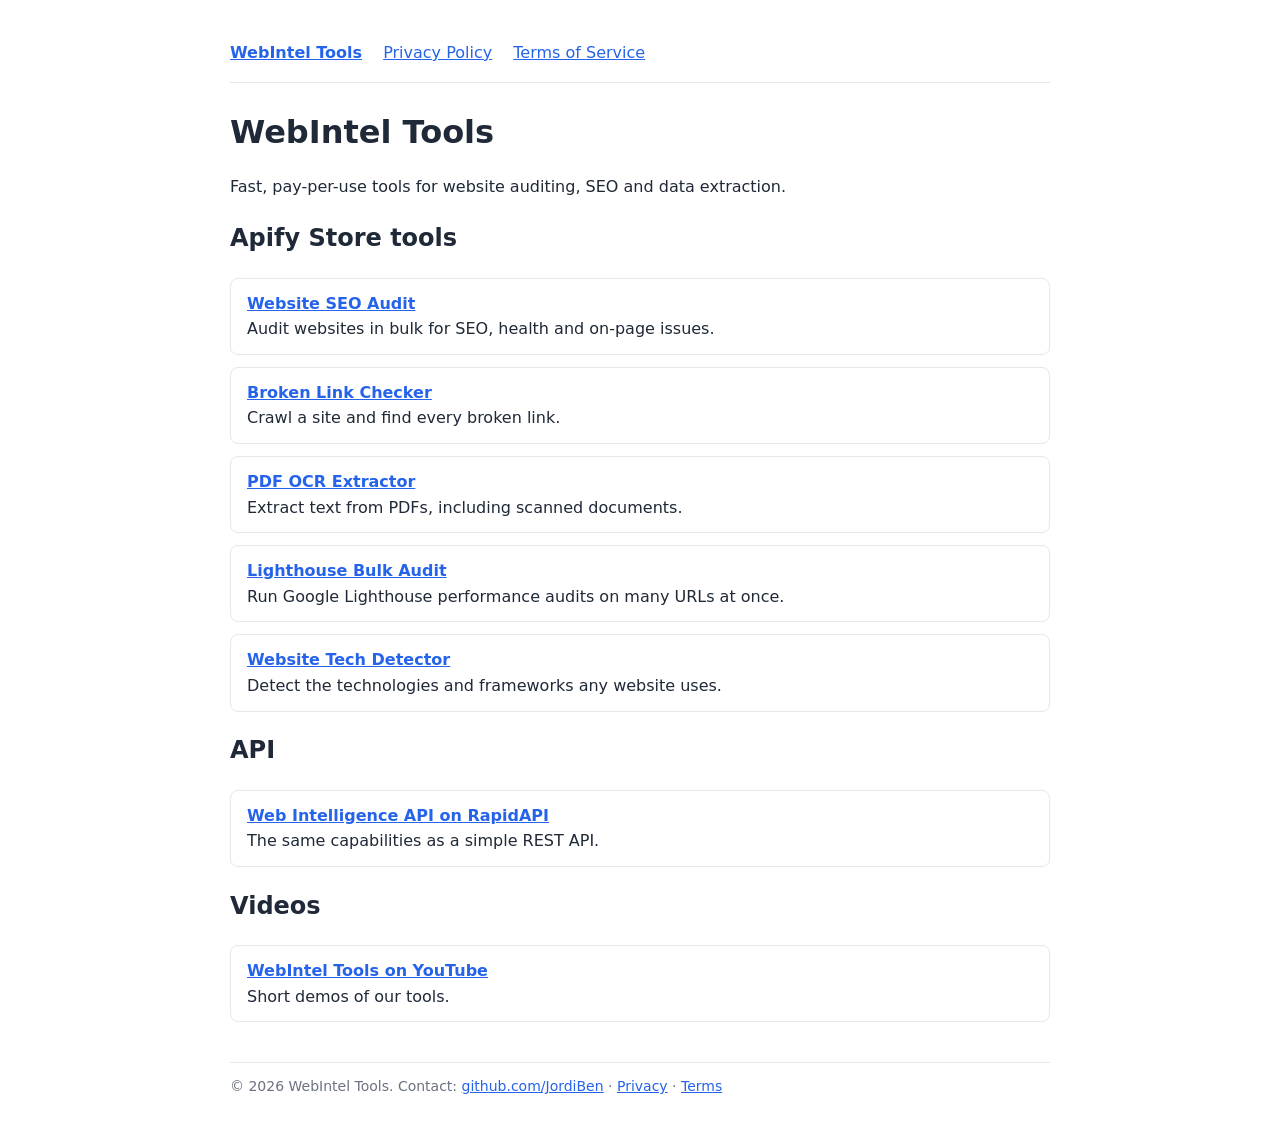
<file: index.html>
<!DOCTYPE html><html lang="en"><head><meta charset="utf-8"><meta name='impact-site-verification' value='dfc04753-79ed-4b1e-94c1-1277153dc3af'><meta name="viewport" content="width=device-width,initial-scale=1">
<title>WebIntel Tools – Website intelligence, SEO and data extraction tools</title>
<meta name="description" content="WebIntel Tools builds web intelligence tools: website SEO audits, broken link checking, PDF OCR, bulk Lighthouse audits and tech stack detection.">
<link rel="stylesheet" href="/style.css"></head><body><header><p><strong><a href="/">WebIntel Tools</a></strong> <a href="/privacy.html">Privacy Policy</a> <a href="/terms.html">Terms of Service</a></p></header>
<h1>WebIntel Tools</h1><p>Fast, pay-per-use tools for website auditing, SEO and data extraction.</p>
<h2>Apify Store tools</h2>
<div class="card"><a href="https://apify.com/manageable_gully/website-health-audit"><strong>Website SEO Audit</strong></a><br>Audit websites in bulk for SEO, health and on-page issues.</div>
<div class="card"><a href="https://apify.com/manageable_gully/broken-link-checker"><strong>Broken Link Checker</strong></a><br>Crawl a site and find every broken link.</div>
<div class="card"><a href="https://apify.com/manageable_gully/pdf-ocr-extractor"><strong>PDF OCR Extractor</strong></a><br>Extract text from PDFs, including scanned documents.</div>
<div class="card"><a href="https://apify.com/manageable_gully/lighthouse-bulk-audit"><strong>Lighthouse Bulk Audit</strong></a><br>Run Google Lighthouse performance audits on many URLs at once.</div>
<div class="card"><a href="https://apify.com/manageable_gully/website-tech-detector"><strong>Website Tech Detector</strong></a><br>Detect the technologies and frameworks any website uses.</div>
<h2>API</h2>
<div class="card"><a href="https://rapidapi.com/JordiBen/api/web-intelligence-api1"><strong>Web Intelligence API on RapidAPI</strong></a><br>The same capabilities as a simple REST API.</div>
<h2>Videos</h2>
<div class="card"><a href="https://www.youtube.com/channel/UCbQNzmJV2QB3Ym-H4tV0Dgw"><strong>WebIntel Tools on YouTube</strong></a><br>Short demos of our tools.</div>
<footer>&copy; 2026 WebIntel Tools. Contact: <a href="https://github.com/JordiBen">github.com/JordiBen</a> &middot; <a href="/privacy.html">Privacy</a> &middot; <a href="/terms.html">Terms</a></footer></body></html>
</file>
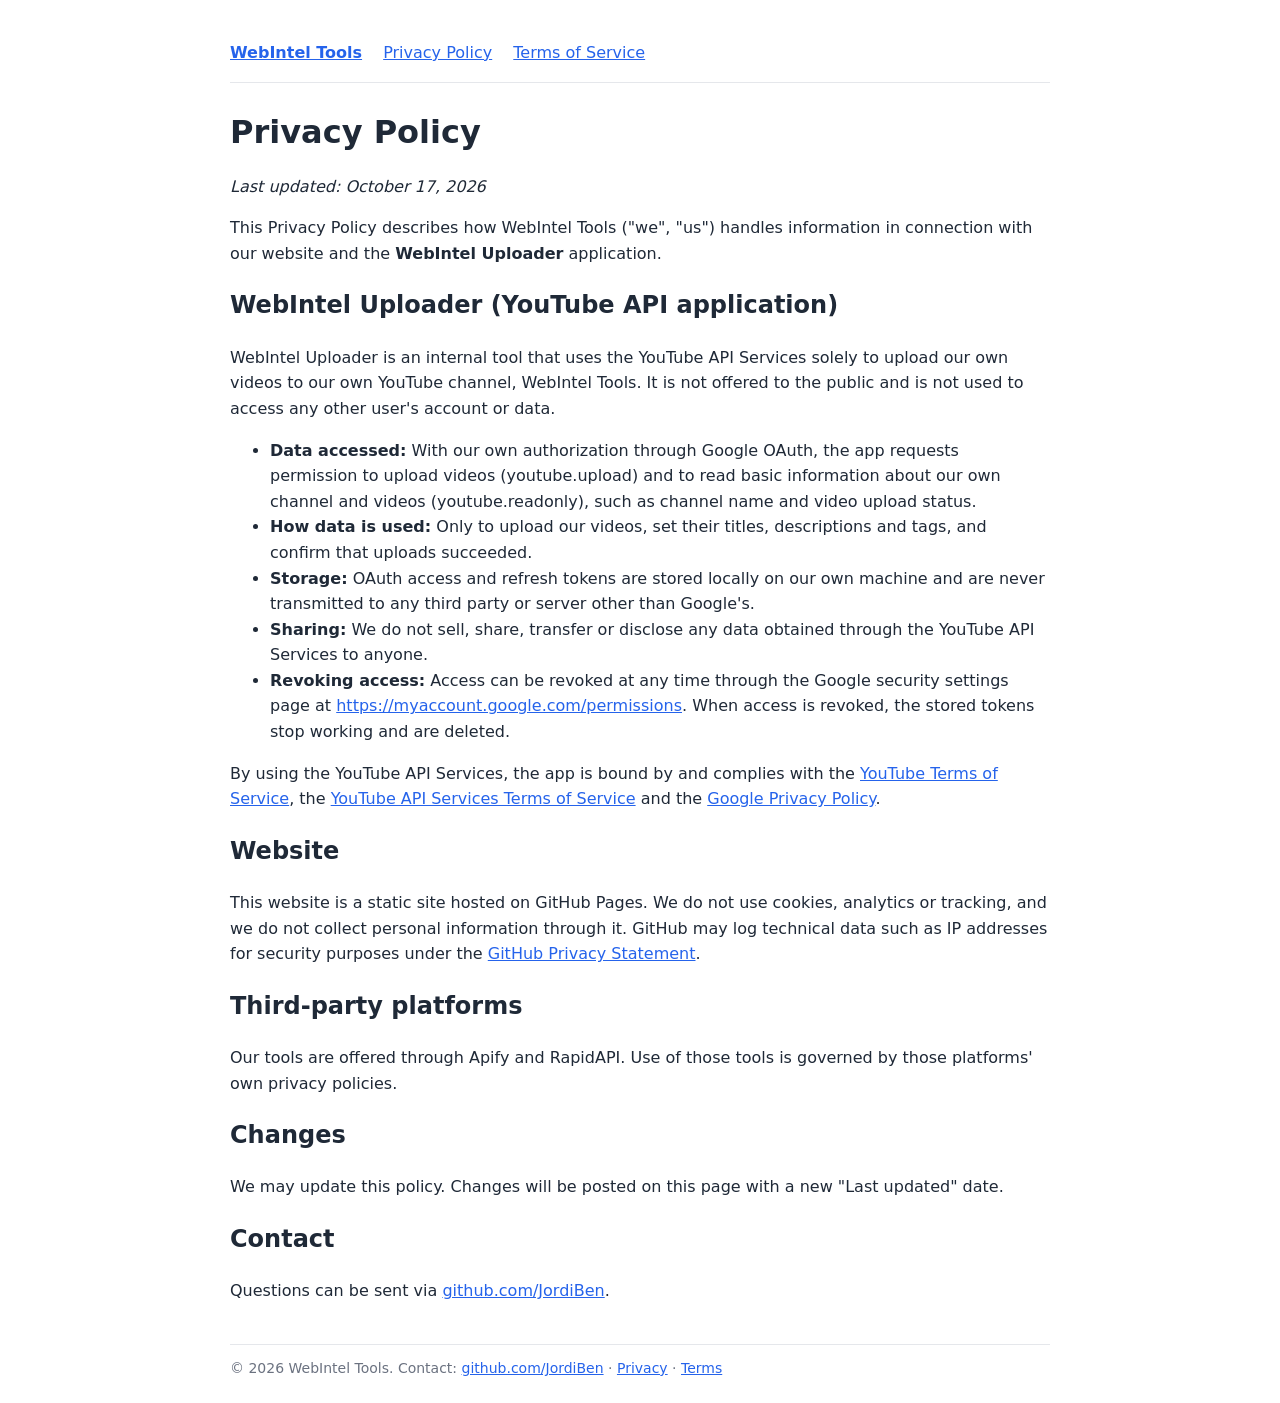
<file: privacy.html>
<!DOCTYPE html><html lang="en"><head><meta charset="utf-8"><meta name="viewport" content="width=device-width,initial-scale=1">
<title>Privacy Policy – WebIntel Tools</title><link rel="stylesheet" href="/style.css"></head><body><header><p><strong><a href="/">WebIntel Tools</a></strong> <a href="/privacy.html">Privacy Policy</a> <a href="/terms.html">Terms of Service</a></p></header>
<h1>Privacy Policy</h1><p><em>Last updated: October 17, 2026</em></p>
<p>This Privacy Policy describes how WebIntel Tools ("we", "us") handles information in connection with our website and the <strong>WebIntel Uploader</strong> application.</p>
<h2>WebIntel Uploader (YouTube API application)</h2>
<p>WebIntel Uploader is an internal tool that uses the YouTube API Services solely to upload our own videos to our own YouTube channel, WebIntel Tools. It is not offered to the public and is not used to access any other user's account or data.</p>
<ul>
<li><strong>Data accessed:</strong> With our own authorization through Google OAuth, the app requests permission to upload videos (youtube.upload) and to read basic information about our own channel and videos (youtube.readonly), such as channel name and video upload status.</li>
<li><strong>How data is used:</strong> Only to upload our videos, set their titles, descriptions and tags, and confirm that uploads succeeded.</li>
<li><strong>Storage:</strong> OAuth access and refresh tokens are stored locally on our own machine and are never transmitted to any third party or server other than Google's.</li>
<li><strong>Sharing:</strong> We do not sell, share, transfer or disclose any data obtained through the YouTube API Services to anyone.</li>
<li><strong>Revoking access:</strong> Access can be revoked at any time through the Google security settings page at <a href="https://myaccount.google.com/permissions">https://myaccount.google.com/permissions</a>. When access is revoked, the stored tokens stop working and are deleted.</li>
</ul>
<p>By using the YouTube API Services, the app is bound by and complies with the <a href="https://www.youtube.com/t/terms">YouTube Terms of Service</a>, the <a href="https://developers.google.com/youtube/terms/api-services-terms-of-service">YouTube API Services Terms of Service</a> and the <a href="https://policies.google.com/privacy">Google Privacy Policy</a>.</p>
<h2>Website</h2>
<p>This website is a static site hosted on GitHub Pages. We do not use cookies, analytics or tracking, and we do not collect personal information through it. GitHub may log technical data such as IP addresses for security purposes under the <a href="https://docs.github.com/en/site-policy/privacy-policies/github-general-privacy-statement">GitHub Privacy Statement</a>.</p>
<h2>Third-party platforms</h2>
<p>Our tools are offered through Apify and RapidAPI. Use of those tools is governed by those platforms' own privacy policies.</p>
<h2>Changes</h2><p>We may update this policy. Changes will be posted on this page with a new "Last updated" date.</p>
<h2>Contact</h2><p>Questions can be sent via <a href="https://github.com/JordiBen">github.com/JordiBen</a>.</p>
<footer>&copy; 2026 WebIntel Tools. Contact: <a href="https://github.com/JordiBen">github.com/JordiBen</a> &middot; <a href="/privacy.html">Privacy</a> &middot; <a href="/terms.html">Terms</a></footer></body></html>
</file>
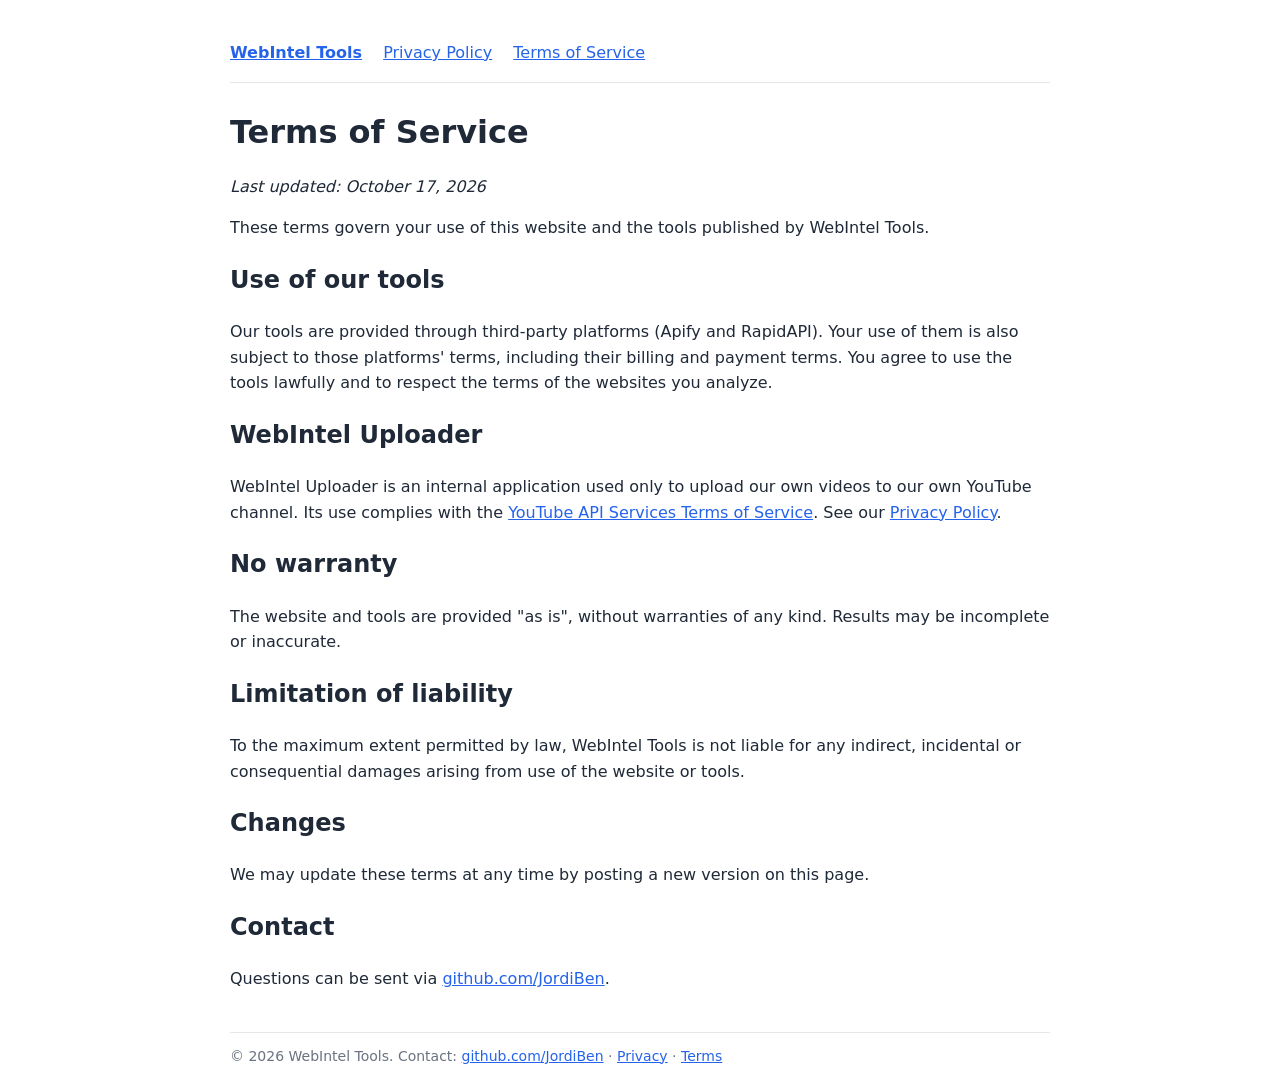
<file: terms.html>
<!DOCTYPE html><html lang="en"><head><meta charset="utf-8"><meta name="viewport" content="width=device-width,initial-scale=1">
<title>Terms of Service – WebIntel Tools</title><link rel="stylesheet" href="/style.css"></head><body><header><p><strong><a href="/">WebIntel Tools</a></strong> <a href="/privacy.html">Privacy Policy</a> <a href="/terms.html">Terms of Service</a></p></header>
<h1>Terms of Service</h1><p><em>Last updated: October 17, 2026</em></p>
<p>These terms govern your use of this website and the tools published by WebIntel Tools.</p>
<h2>Use of our tools</h2><p>Our tools are provided through third-party platforms (Apify and RapidAPI). Your use of them is also subject to those platforms' terms, including their billing and payment terms. You agree to use the tools lawfully and to respect the terms of the websites you analyze.</p>
<h2>WebIntel Uploader</h2><p>WebIntel Uploader is an internal application used only to upload our own videos to our own YouTube channel. Its use complies with the <a href="https://developers.google.com/youtube/terms/api-services-terms-of-service">YouTube API Services Terms of Service</a>. See our <a href="/privacy.html">Privacy Policy</a>.</p>
<h2>No warranty</h2><p>The website and tools are provided "as is", without warranties of any kind. Results may be incomplete or inaccurate.</p>
<h2>Limitation of liability</h2><p>To the maximum extent permitted by law, WebIntel Tools is not liable for any indirect, incidental or consequential damages arising from use of the website or tools.</p>
<h2>Changes</h2><p>We may update these terms at any time by posting a new version on this page.</p>
<h2>Contact</h2><p>Questions can be sent via <a href="https://github.com/JordiBen">github.com/JordiBen</a>.</p>
<footer>&copy; 2026 WebIntel Tools. Contact: <a href="https://github.com/JordiBen">github.com/JordiBen</a> &middot; <a href="/privacy.html">Privacy</a> &middot; <a href="/terms.html">Terms</a></footer></body></html>
</file>
<file: style.css>
body{font-family:system-ui,-apple-system,Segoe UI,Roboto,sans-serif;max-width:820px;margin:0 auto;padding:24px;line-height:1.6;color:#1f2937}
header{border-bottom:1px solid #e5e7eb;margin-bottom:24px}header a{margin-right:16px}
a{color:#2563eb}h1{margin-bottom:4px}.card{border:1px solid #e5e7eb;border-radius:8px;padding:12px 16px;margin:12px 0}
footer{border-top:1px solid #e5e7eb;margin-top:40px;padding-top:12px;font-size:14px;color:#6b7280}
</file>
